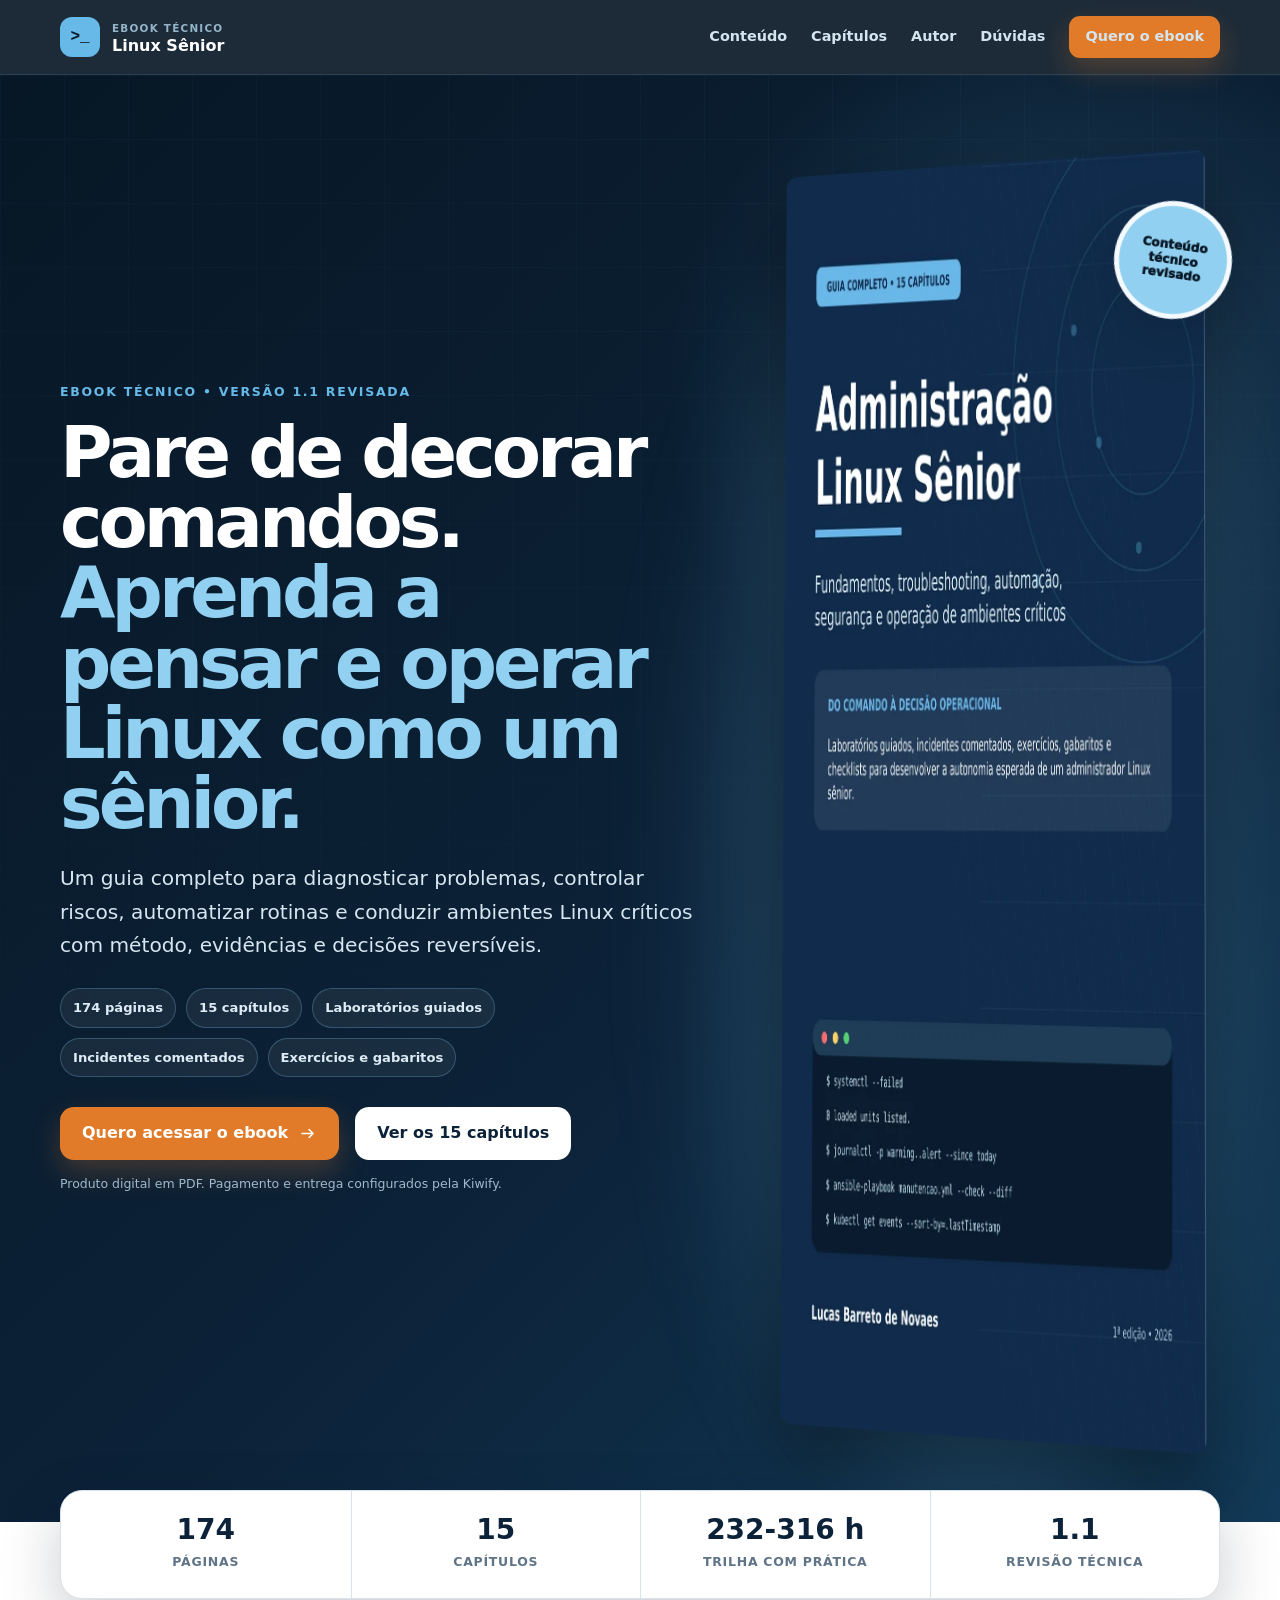
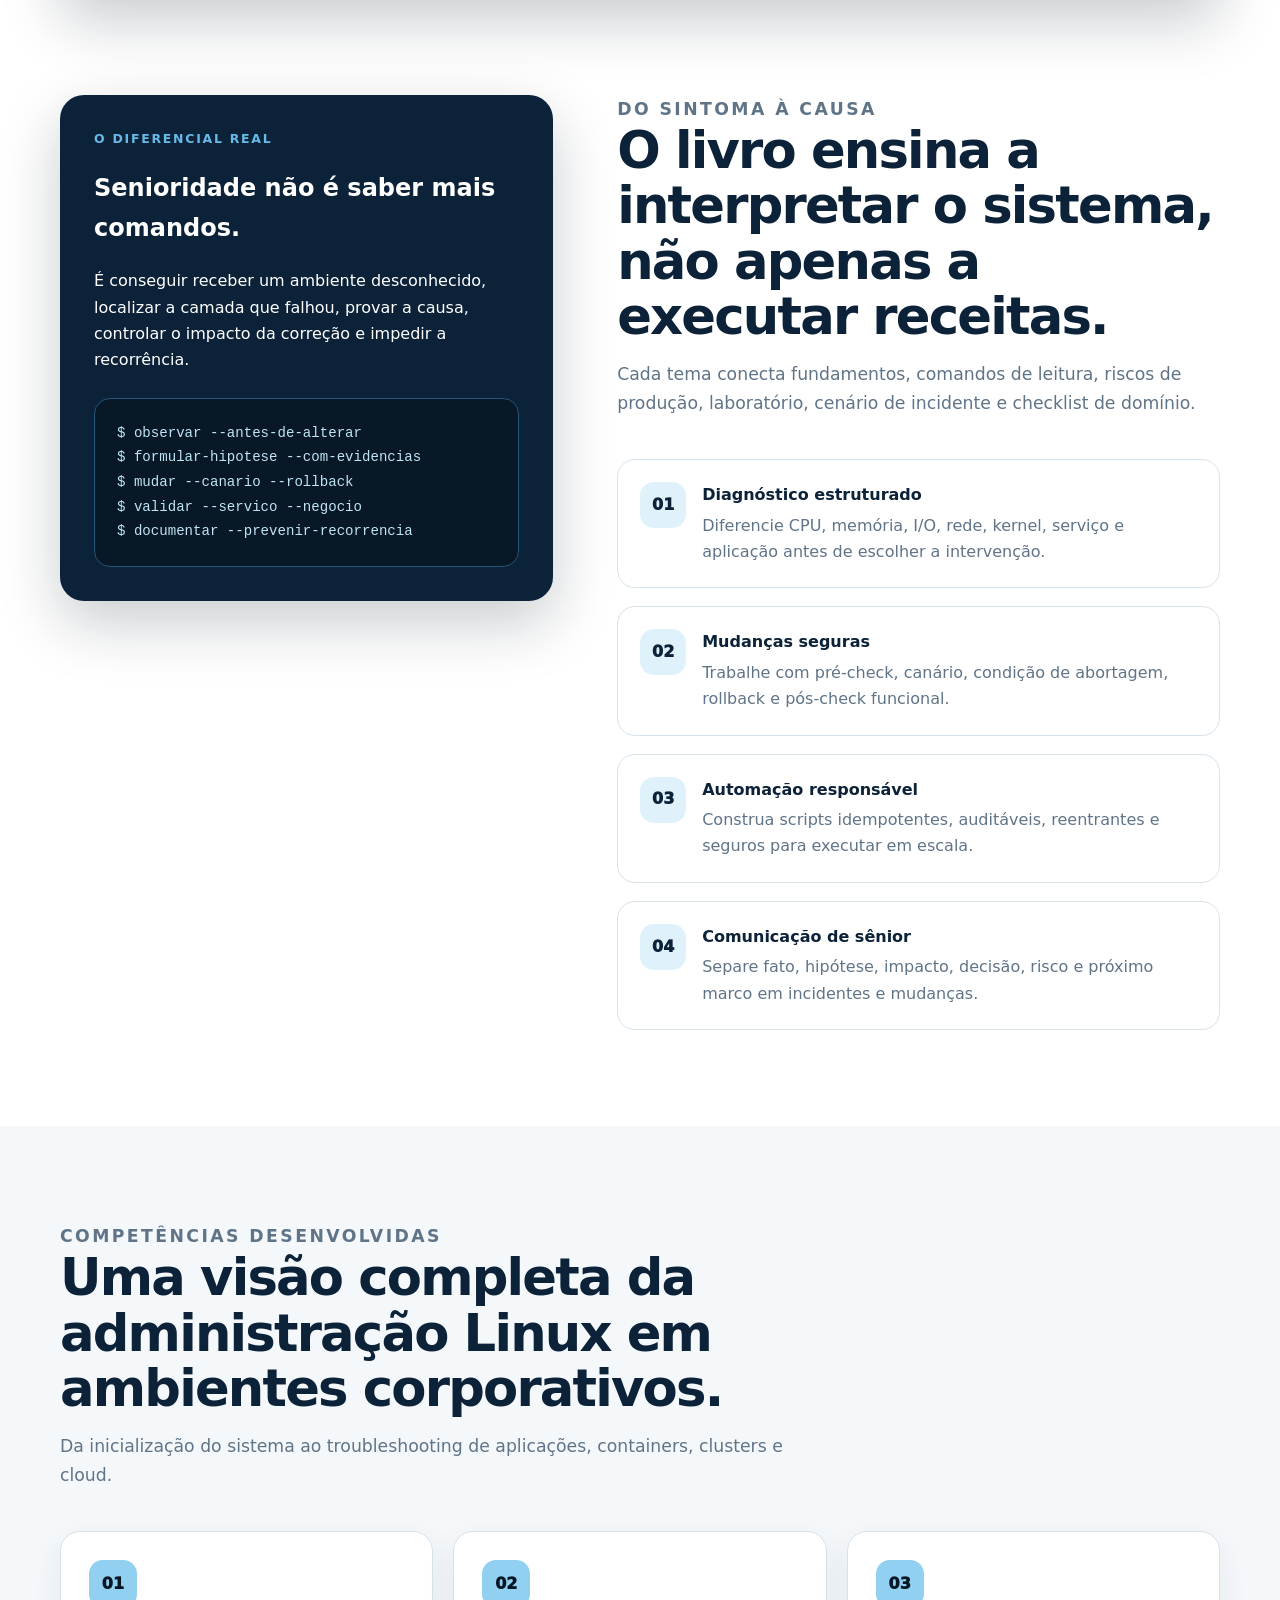
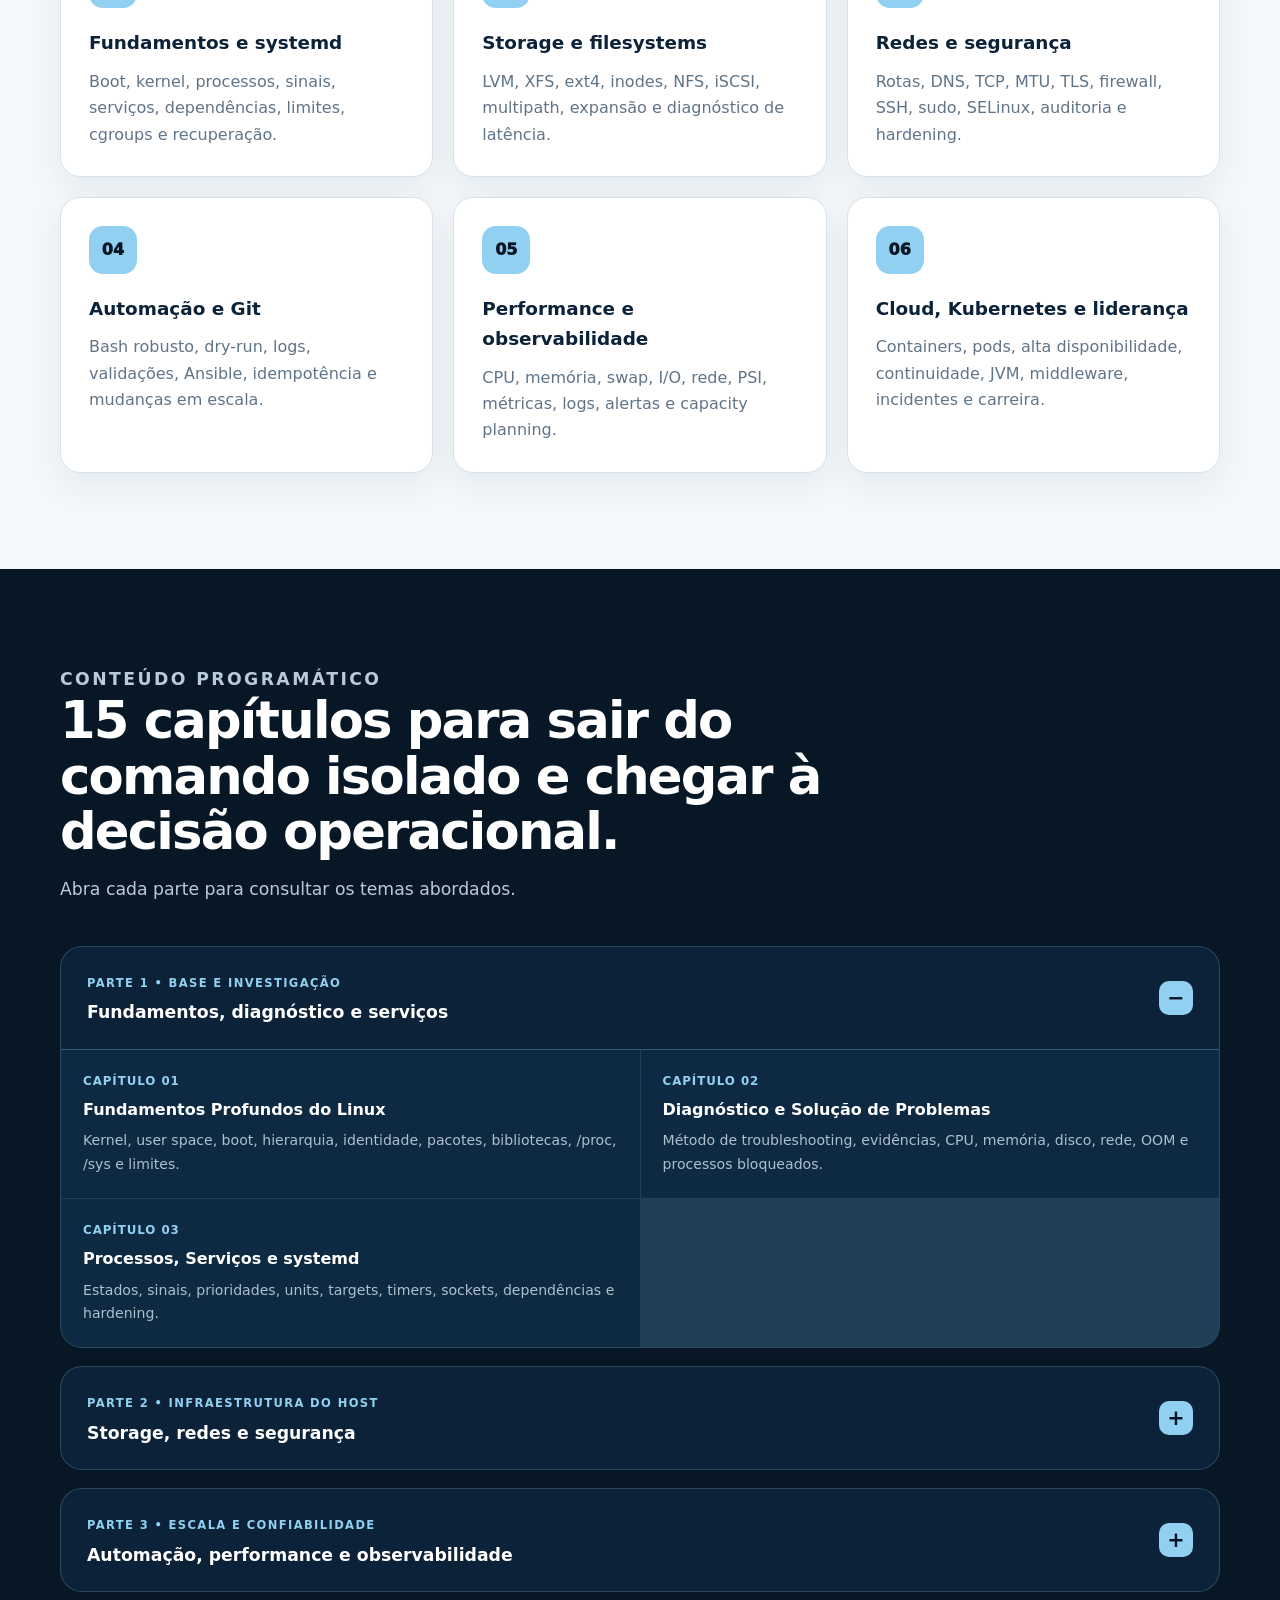
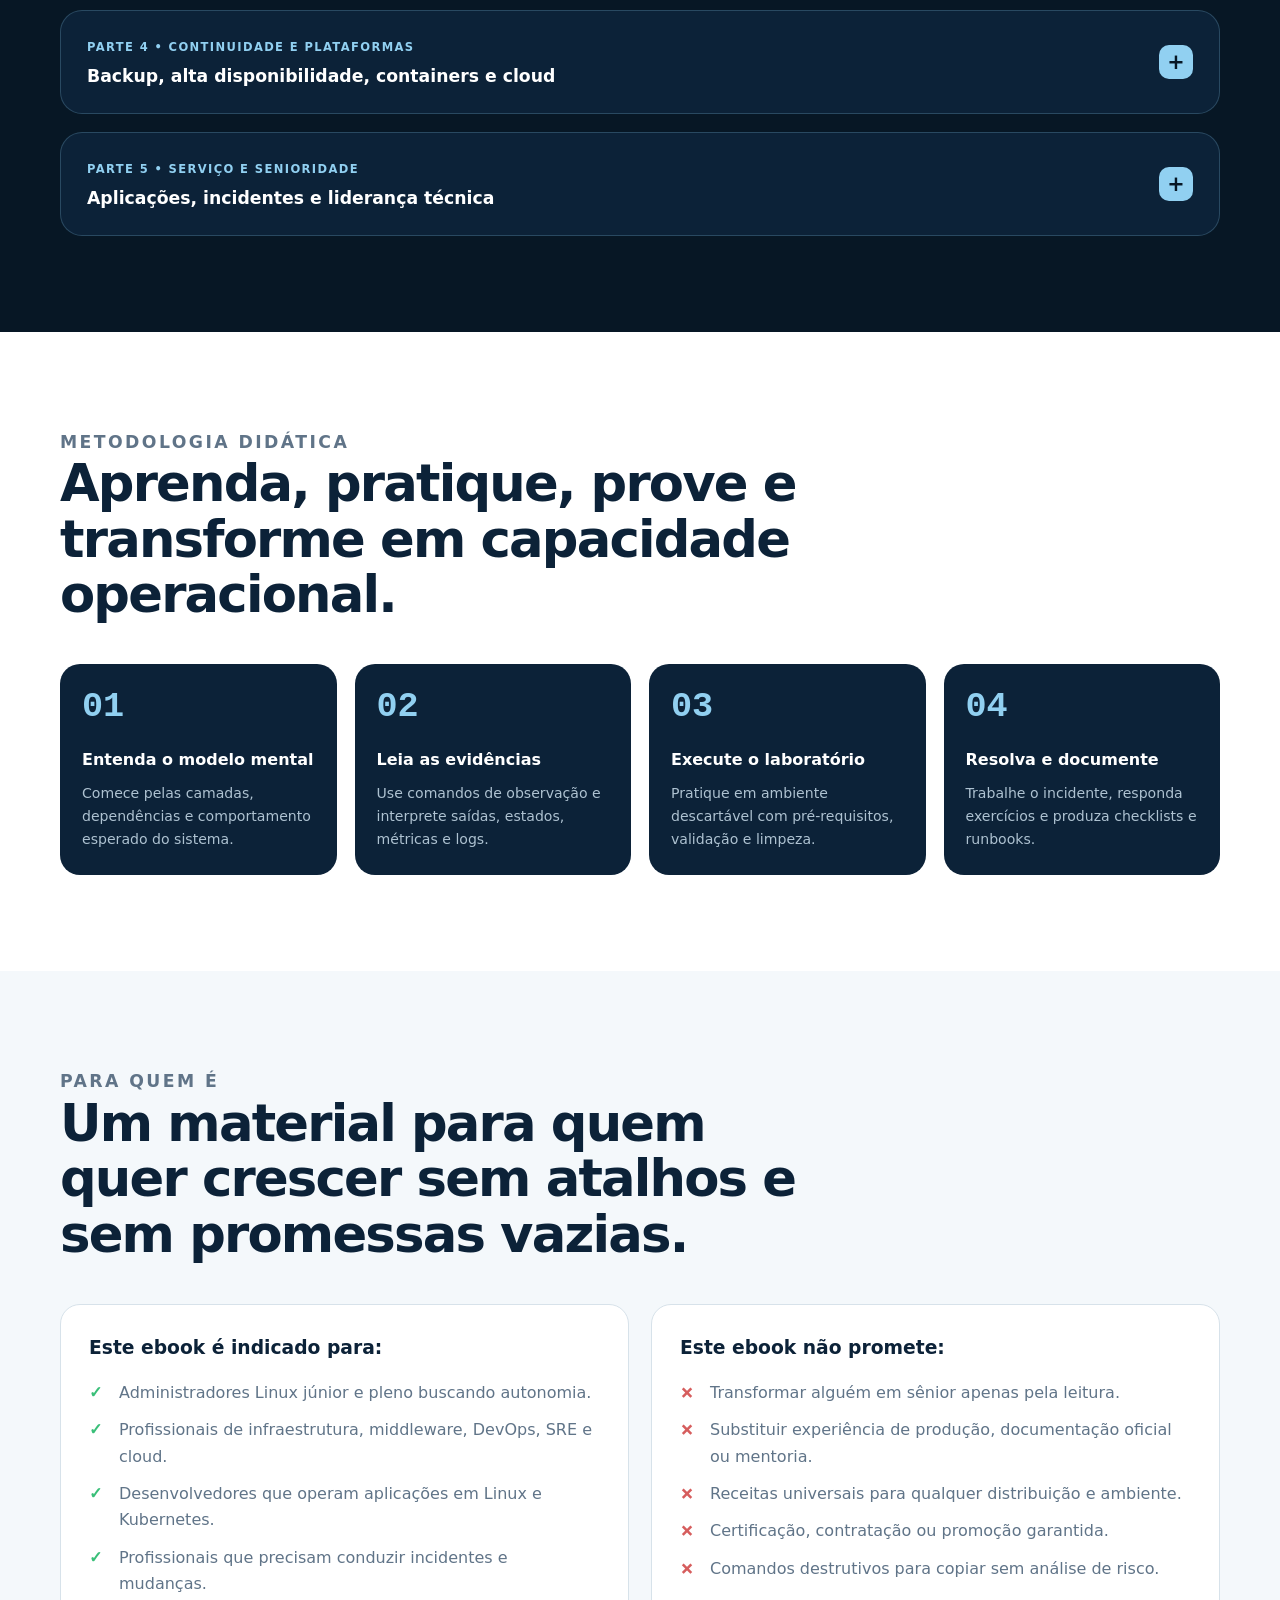
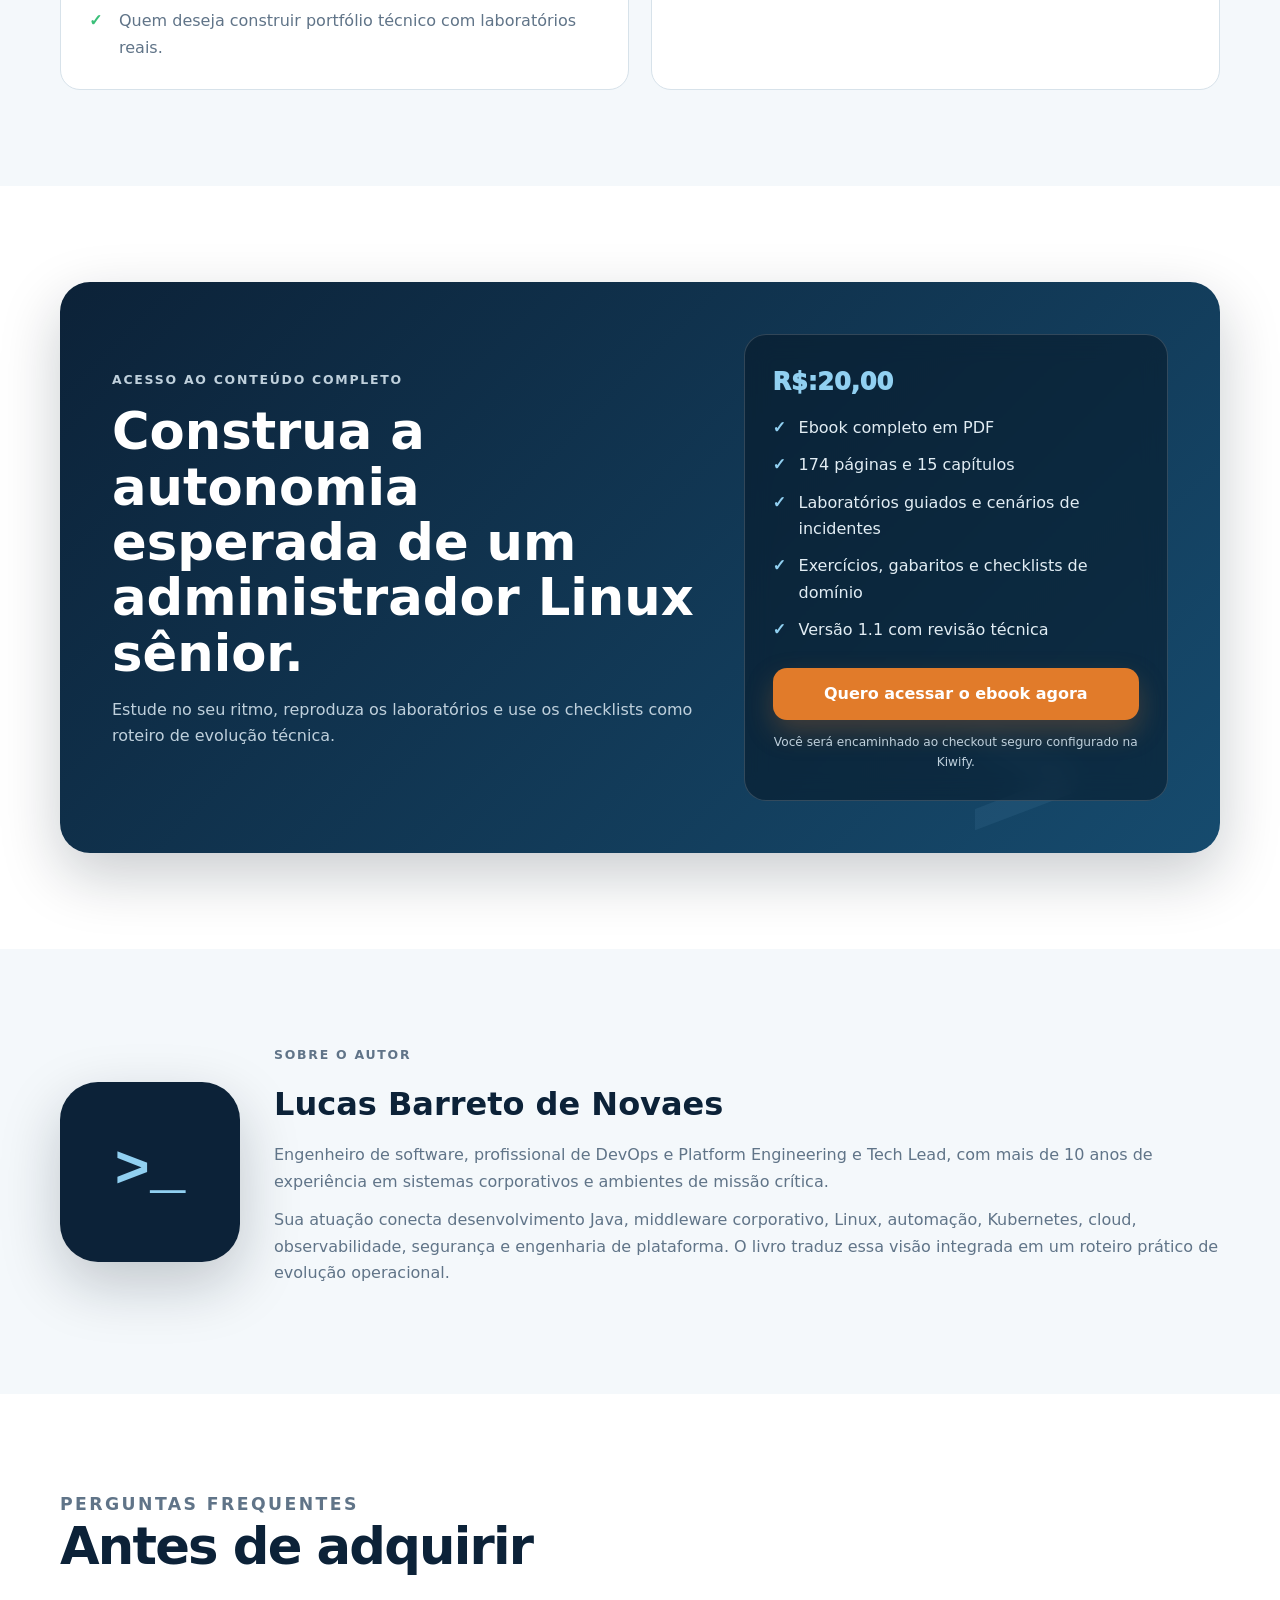
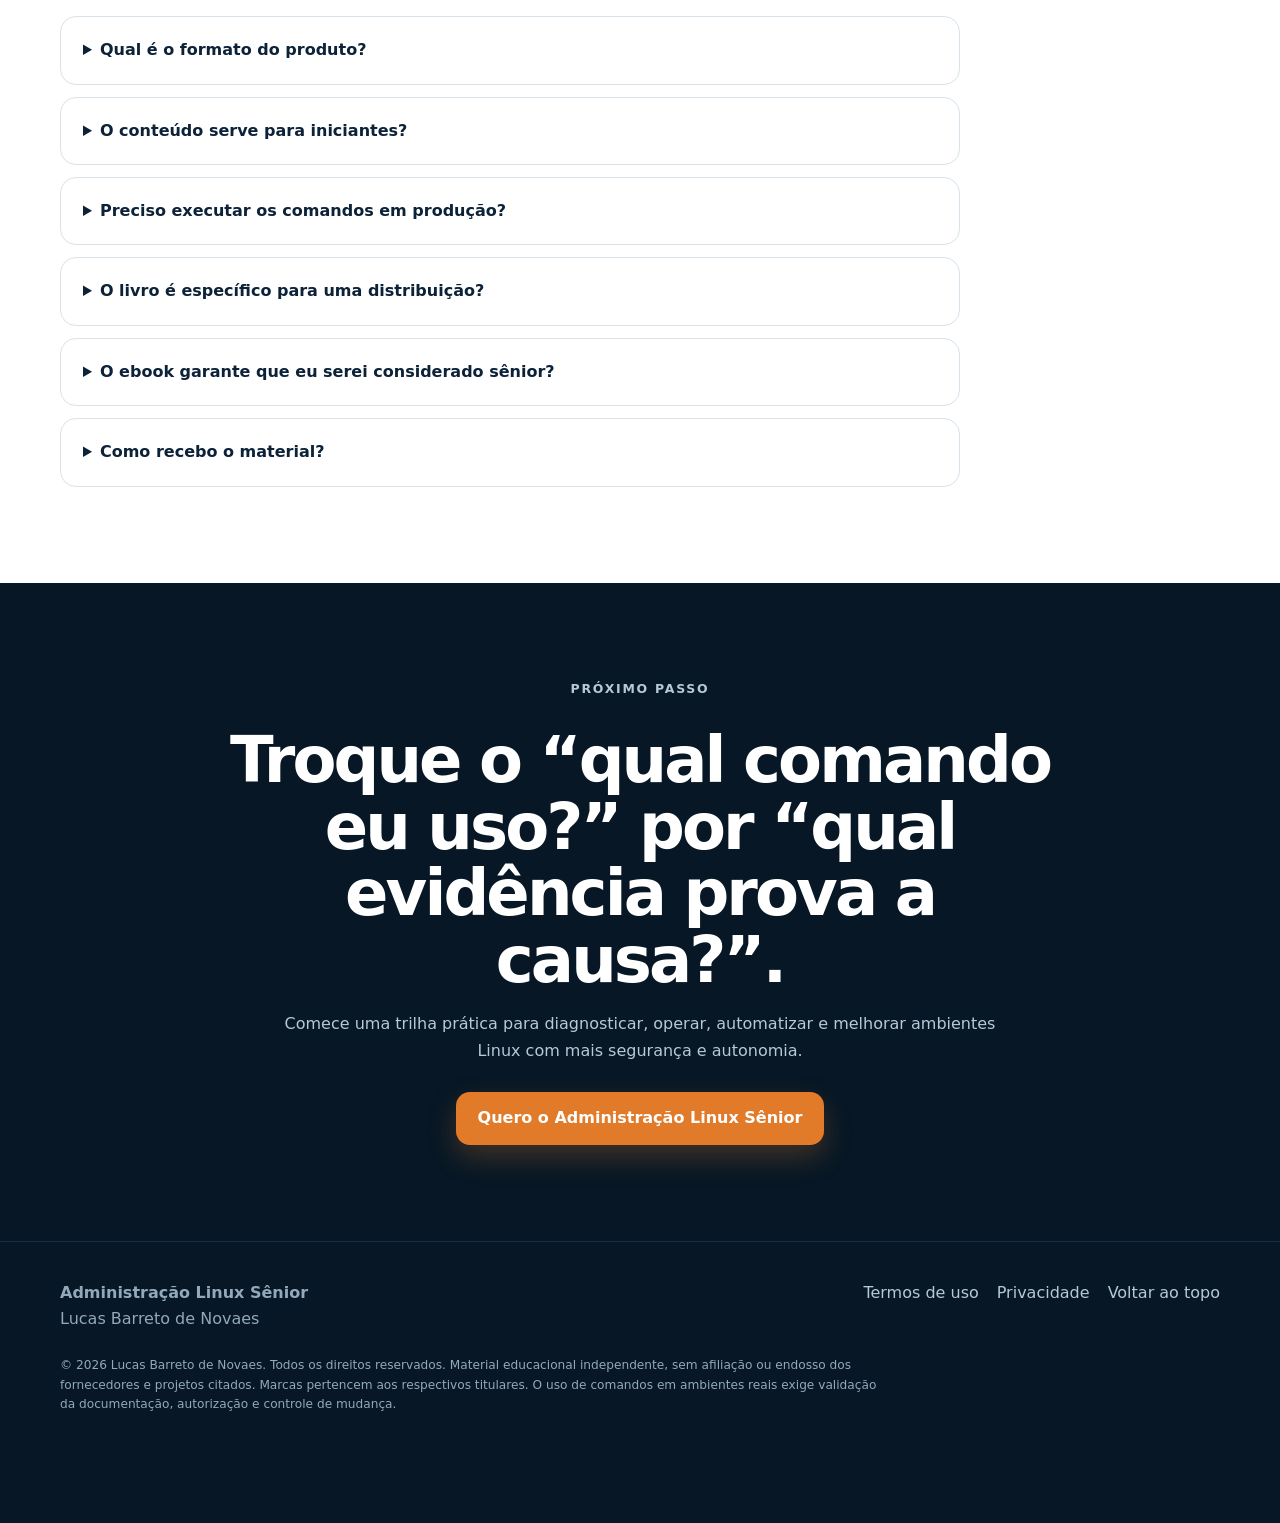
<file: index.html>
<!doctype html>
<html lang="pt-BR">
<head>
  <meta name="google-site-verification" content="qrz1Z5wV44VGWQzpNPtwDw_TaAIFLjMyX-hlvk6Sn_g" />
  <meta charset="utf-8">
  <meta name="viewport" content="width=device-width, initial-scale=1">
  <title>Administração Linux Sênior | Ebook completo</title>
  <meta name="description" content="Ebook técnico de 174 páginas com 15 capítulos, laboratórios, incidentes comentados, exercícios e checklists para desenvolver autonomia na administração Linux.">
  <meta name="author" content="Lucas Barreto de Novaes">
  <meta name="robots" content="index,follow,max-image-preview:large">
  <meta name="theme-color" content="#0c2238">
  <link rel="canonical" href="https://SEU-USUARIO.github.io/administracao-linux-senior/">
  <link rel="icon" href="assets/img/favicon.svg" type="image/svg+xml">
  <link rel="preload" href="assets/img/capa-administracao-linux-senior.webp" as="image" type="image/webp">
  <link rel="stylesheet" href="assets/css/style.css">

  <meta property="og:type" content="book">
  <meta property="og:locale" content="pt_BR">
  <meta property="og:title" content="Administração Linux Sênior">
  <meta property="og:description" content="Do comando à decisão operacional: 174 páginas, 15 capítulos, laboratórios, incidentes comentados e checklists.">
  <meta property="og:url" content="https://SEU-USUARIO.github.io/administracao-linux-senior/">
  <meta property="og:image" content="https://SEU-USUARIO.github.io/administracao-linux-senior/assets/img/og-administracao-linux-senior.jpg">
  <meta property="og:image:width" content="1200">
  <meta property="og:image:height" content="630">
  <meta property="og:image:alt" content="Capa do ebook Administração Linux Sênior">
  <meta name="twitter:card" content="summary_large_image">
  <meta name="twitter:title" content="Administração Linux Sênior">
  <meta name="twitter:description" content="Ebook técnico com 15 capítulos para desenvolver autonomia em ambientes Linux críticos.">
  <meta name="twitter:image" content="https://SEU-USUARIO.github.io/administracao-linux-senior/assets/img/og-administracao-linux-senior.jpg">

  <script type="application/ld+json">
  {
    "@context": "https://schema.org",
    "@type": "Book",
    "name": "Administração Linux Sênior",
    "alternateName": "Administração Linux Sênior - Fundamentos, troubleshooting, automação, segurança e operação de ambientes críticos",
    "author": {"@type": "Person", "name": "Lucas Barreto de Novaes"},
    "bookFormat": "https://schema.org/EBook",
    "inLanguage": "pt-BR",
    "numberOfPages": 174,
    "bookEdition": "1.1",
    "description": "Ebook técnico com 15 capítulos, laboratórios guiados, incidentes comentados, exercícios, gabaritos e checklists para administração Linux em ambientes corporativos.",
    "image": "assets/img/og-administracao-linux-senior.jpg"
  }
  </script>
</head>
<body>
  <a class="skip-link" href="#conteudo">Ir para o conteúdo</a>

  <header class="site-header">
    <div class="container navbar">
      <a class="brand" href="#inicio" aria-label="Administração Linux Sênior - início">
        <span class="brand__mark" aria-hidden="true">&gt;_</span>
        <span class="brand__text"><small>Ebook técnico</small><span>Linux Sênior</span></span>
      </a>
      <button class="menu-button" type="button" aria-label="Abrir menu" aria-expanded="false" data-menu-button>
        <svg width="28" height="28" viewBox="0 0 24 24" fill="none" aria-hidden="true"><path d="M4 7h16M4 12h16M4 17h16" stroke="currentColor" stroke-width="2" stroke-linecap="round"/></svg>
      </button>
      <nav class="nav-links" aria-label="Navegação principal" data-menu>
        <a href="#conteudo-do-ebook">Conteúdo</a>
        <a href="#capitulos">Capítulos</a>
        <a href="#autor">Autor</a>
        <a href="#duvidas">Dúvidas</a>
        <a class="button button--small" href="#comprar" data-checkout>Quero o ebook</a>
      </nav>
    </div>
  </header>

  <main id="conteudo">
    <section class="hero" id="inicio">
      <div class="container hero__grid">
        <div class="hero__copy" data-reveal>
          <p class="eyebrow">Ebook técnico • versão 1.1 revisada</p>
          <h1>Pare de decorar comandos. <span>Aprenda a pensar e operar Linux como um sênior.</span></h1>
          <p class="hero__lead">Um guia completo para diagnosticar problemas, controlar riscos, automatizar rotinas e conduzir ambientes Linux críticos com método, evidências e decisões reversíveis.</p>
          <ul class="hero__proof" aria-label="Principais características">
            <li>174 páginas</li>
            <li>15 capítulos</li>
            <li>Laboratórios guiados</li>
            <li>Incidentes comentados</li>
            <li>Exercícios e gabaritos</li>
          </ul>
          <div class="hero__actions">
            <a class="button" href="#comprar" data-checkout>
              Quero acessar o ebook
              <svg viewBox="0 0 24 24" fill="none" aria-hidden="true"><path d="M5 12h14m-5-5 5 5-5 5" stroke="currentColor" stroke-width="2" stroke-linecap="round" stroke-linejoin="round"/></svg>
            </a>
            <a class="button button--secondary" href="#capitulos">Ver os 15 capítulos</a>
          </div>
          <p class="hero__microcopy">Produto digital em PDF. Pagamento e entrega configurados pela Kiwify.</p>
        </div>

        <div class="hero__cover" data-reveal>
          <span class="book-badge">Conteúdo técnico revisado</span>
          <picture>
            <source srcset="assets/img/capa-administracao-linux-senior.webp" type="image/webp">
            <img class="book-cover" src="assets/img/capa-administracao-linux-senior.jpg" width="900" height="1275" alt="Capa do ebook Administração Linux Sênior" fetchpriority="high">
          </picture>
        </div>
      </div>
    </section>

    <div class="container stats" aria-label="Resumo do ebook">
      <div class="stats__grid">
        <div class="stat"><strong>174</strong><span>páginas</span></div>
        <div class="stat"><strong>15</strong><span>capítulos</span></div>
        <div class="stat"><strong>232-316 h</strong><span>trilha com prática</span></div>
        <div class="stat"><strong>1.1</strong><span>revisão técnica</span></div>
      </div>
    </div>

    <section class="section" id="conteudo-do-ebook">
      <div class="container problem-grid">
        <div class="problem-card" data-reveal>
          <p class="eyebrow">O diferencial real</p>
          <h2>Senioridade não é saber mais comandos.</h2>
          <p>É conseguir receber um ambiente desconhecido, localizar a camada que falhou, provar a causa, controlar o impacto da correção e impedir a recorrência.</p>
          <code>$ observar --antes-de-alterar
$ formular-hipotese --com-evidencias
$ mudar --canario --rollback
$ validar --servico --negocio
$ documentar --prevenir-recorrencia</code>
        </div>

        <div>
          <div class="section-heading">
            <p class="eyebrow">Do sintoma à causa</p>
            <h2>O livro ensina a interpretar o sistema, não apenas a executar receitas.</h2>
            <p>Cada tema conecta fundamentos, comandos de leitura, riscos de produção, laboratório, cenário de incidente e checklist de domínio.</p>
          </div>
          <div class="compare-list">
            <article class="compare-item" data-reveal><div class="compare-item__icon">01</div><div><h3>Diagnóstico estruturado</h3><p>Diferencie CPU, memória, I/O, rede, kernel, serviço e aplicação antes de escolher a intervenção.</p></div></article>
            <article class="compare-item" data-reveal><div class="compare-item__icon">02</div><div><h3>Mudanças seguras</h3><p>Trabalhe com pré-check, canário, condição de abortagem, rollback e pós-check funcional.</p></div></article>
            <article class="compare-item" data-reveal><div class="compare-item__icon">03</div><div><h3>Automação responsável</h3><p>Construa scripts idempotentes, auditáveis, reentrantes e seguros para executar em escala.</p></div></article>
            <article class="compare-item" data-reveal><div class="compare-item__icon">04</div><div><h3>Comunicação de sênior</h3><p>Separe fato, hipótese, impacto, decisão, risco e próximo marco em incidentes e mudanças.</p></div></article>
          </div>
        </div>
      </div>
    </section>

    <section class="section section--soft">
      <div class="container">
        <div class="section-heading" data-reveal>
          <p class="eyebrow">Competências desenvolvidas</p>
          <h2>Uma visão completa da administração Linux em ambientes corporativos.</h2>
          <p>Da inicialização do sistema ao troubleshooting de aplicações, containers, clusters e cloud.</p>
        </div>
        <div class="cards">
          <article class="card" data-reveal><span class="card__number">01</span><h3>Fundamentos e systemd</h3><p>Boot, kernel, processos, sinais, serviços, dependências, limites, cgroups e recuperação.</p></article>
          <article class="card" data-reveal><span class="card__number">02</span><h3>Storage e filesystems</h3><p>LVM, XFS, ext4, inodes, NFS, iSCSI, multipath, expansão e diagnóstico de latência.</p></article>
          <article class="card" data-reveal><span class="card__number">03</span><h3>Redes e segurança</h3><p>Rotas, DNS, TCP, MTU, TLS, firewall, SSH, sudo, SELinux, auditoria e hardening.</p></article>
          <article class="card" data-reveal><span class="card__number">04</span><h3>Automação e Git</h3><p>Bash robusto, dry-run, logs, validações, Ansible, idempotência e mudanças em escala.</p></article>
          <article class="card" data-reveal><span class="card__number">05</span><h3>Performance e observabilidade</h3><p>CPU, memória, swap, I/O, rede, PSI, métricas, logs, alertas e capacity planning.</p></article>
          <article class="card" data-reveal><span class="card__number">06</span><h3>Cloud, Kubernetes e liderança</h3><p>Containers, pods, alta disponibilidade, continuidade, JVM, middleware, incidentes e carreira.</p></article>
        </div>
      </div>
    </section>

    <section class="section section--dark" id="capitulos">
      <div class="container">
        <div class="section-heading" data-reveal>
          <p class="eyebrow">Conteúdo programático</p>
          <h2>15 capítulos para sair do comando isolado e chegar à decisão operacional.</h2>
          <p>Abra cada parte para consultar os temas abordados.</p>
        </div>
        <div class="curriculum">
          <details class="part" open data-reveal>
            <summary><span><span class="part__label">Parte 1 • Base e investigação</span><span class="part__title">Fundamentos, diagnóstico e serviços</span></span></summary>
            <div class="chapters">
              <article class="chapter"><strong>Capítulo 01</strong><h3>Fundamentos Profundos do Linux</h3><p>Kernel, user space, boot, hierarquia, identidade, pacotes, bibliotecas, /proc, /sys e limites.</p></article>
              <article class="chapter"><strong>Capítulo 02</strong><h3>Diagnóstico e Solução de Problemas</h3><p>Método de troubleshooting, evidências, CPU, memória, disco, rede, OOM e processos bloqueados.</p></article>
              <article class="chapter"><strong>Capítulo 03</strong><h3>Processos, Serviços e systemd</h3><p>Estados, sinais, prioridades, units, targets, timers, sockets, dependências e hardening.</p></article>
            </div>
          </details>
          <details class="part" data-reveal>
            <summary><span><span class="part__label">Parte 2 • Infraestrutura do host</span><span class="part__title">Storage, redes e segurança</span></span></summary>
            <div class="chapters">
              <article class="chapter"><strong>Capítulo 04</strong><h3>Armazenamento, LVM e Filesystems</h3><p>Discos, LVM, XFS, ext4, inodes, expansão segura, NFS, iSCSI e multipath.</p></article>
              <article class="chapter"><strong>Capítulo 05</strong><h3>Redes Linux e Troubleshooting</h3><p>Interfaces, rotas, DNS, TCP/UDP, firewall, TLS, MTU, bonding, namespaces e tcpdump.</p></article>
              <article class="chapter"><strong>Capítulo 06</strong><h3>Segurança e Hardening Linux</h3><p>Identidade, SSH, sudo, SELinux, firewall, patches, auditoria, certificados e segredos.</p></article>
            </div>
          </details>
          <details class="part" data-reveal>
            <summary><span><span class="part__label">Parte 3 • Escala e confiabilidade</span><span class="part__title">Automação, performance e observabilidade</span></span></summary>
            <div class="chapters">
              <article class="chapter"><strong>Capítulo 07</strong><h3>Automação com Bash, Ansible e Git</h3><p>Tratamento de erros, dry-run, idempotência, inventários, handlers, CI e rollback.</p></article>
              <article class="chapter"><strong>Capítulo 08</strong><h3>Performance e Capacity Planning</h3><p>Utilização, saturação, latência, CPU, memória, I/O, rede, cgroups, NUMA e PSI.</p></article>
              <article class="chapter"><strong>Capítulo 09</strong><h3>Logs, Observabilidade e Alertas</h3><p>journald, rsyslog, rotação, métricas, traces, correlação temporal e alertas acionáveis.</p></article>
            </div>
          </details>
          <details class="part" data-reveal>
            <summary><span><span class="part__label">Parte 4 • Continuidade e plataformas</span><span class="part__title">Backup, alta disponibilidade, containers e cloud</span></span></summary>
            <div class="chapters">
              <article class="chapter"><strong>Capítulo 10</strong><h3>Backup, Recuperação e Disaster Recovery</h3><p>RPO, RTO, consistência, snapshots, retenção, restore, testes e documentação de DR.</p></article>
              <article class="chapter"><strong>Capítulo 11</strong><h3>Alta Disponibilidade e Clusters</h3><p>Failover, quorum, fencing, VIP, health checks, replicação, split-brain e Pacemaker.</p></article>
              <article class="chapter"><strong>Capítulo 12</strong><h3>Virtualização, Containers, Kubernetes e Cloud</h3><p>VMs, namespaces, cgroups, imagens, volumes, redes, pods, requests, limits e probes.</p></article>
            </div>
          </details>
          <details class="part" data-reveal>
            <summary><span><span class="part__label">Parte 5 • Serviço e senioridade</span><span class="part__title">Aplicações, incidentes e liderança técnica</span></span></summary>
            <div class="chapters">
              <article class="chapter"><strong>Capítulo 13</strong><h3>Aplicações, JVM, Middleware e Bancos</h3><p>JVM, threads, WebLogic, JBoss, Tomcat, proxies, TLS, pools, banco e mensageria.</p></article>
              <article class="chapter"><strong>Capítulo 14</strong><h3>Gestão de Incidentes e Mudanças</h3><p>Severidade, triagem, timeline, contenção, RCA, mudança atômica, rollback e runbooks.</p></article>
              <article class="chapter"><strong>Capítulo 15</strong><h3>Comunicação, Liderança e Carreira Sênior</h3><p>Clareza, mentoria, decisões, influência, documentação, portfólio e plano de evolução.</p></article>
            </div>
          </details>
        </div>
      </div>
    </section>

    <section class="section">
      <div class="container">
        <div class="section-heading" data-reveal>
          <p class="eyebrow">Metodologia didática</p>
          <h2>Aprenda, pratique, prove e transforme em capacidade operacional.</h2>
        </div>
        <div class="method-grid">
          <article class="method" data-reveal><h3>Entenda o modelo mental</h3><p>Comece pelas camadas, dependências e comportamento esperado do sistema.</p></article>
          <article class="method" data-reveal><h3>Leia as evidências</h3><p>Use comandos de observação e interprete saídas, estados, métricas e logs.</p></article>
          <article class="method" data-reveal><h3>Execute o laboratório</h3><p>Pratique em ambiente descartável com pré-requisitos, validação e limpeza.</p></article>
          <article class="method" data-reveal><h3>Resolva e documente</h3><p>Trabalhe o incidente, responda exercícios e produza checklists e runbooks.</p></article>
        </div>
      </div>
    </section>

    <section class="section section--soft">
      <div class="container">
        <div class="section-heading" data-reveal>
          <p class="eyebrow">Para quem é</p>
          <h2>Um material para quem quer crescer sem atalhos e sem promessas vazias.</h2>
        </div>
        <div class="audience-grid">
          <article class="audience" data-reveal>
            <h3>Este ebook é indicado para:</h3>
            <ul class="check-list">
              <li>Administradores Linux júnior e pleno buscando autonomia.</li>
              <li>Profissionais de infraestrutura, middleware, DevOps, SRE e cloud.</li>
              <li>Desenvolvedores que operam aplicações em Linux e Kubernetes.</li>
              <li>Profissionais que precisam conduzir incidentes e mudanças.</li>
              <li>Quem deseja construir portfólio técnico com laboratórios reais.</li>
            </ul>
          </article>
          <article class="audience" data-reveal>
            <h3>Este ebook não promete:</h3>
            <ul class="check-list check-list--no">
              <li>Transformar alguém em sênior apenas pela leitura.</li>
              <li>Substituir experiência de produção, documentação oficial ou mentoria.</li>
              <li>Receitas universais para qualquer distribuição e ambiente.</li>
              <li>Certificação, contratação ou promoção garantida.</li>
              <li>Comandos destrutivos para copiar sem análise de risco.</li>
            </ul>
          </article>
        </div>
      </div>
    </section>

    <section class="section" id="comprar">
      <div class="container offer" data-reveal>
        <div class="offer__grid">
          <div>
            <p class="eyebrow">Acesso ao conteúdo completo</p>
            <h2>Construa a autonomia esperada de um administrador Linux sênior.</h2>
            <p>Estude no seu ritmo, reproduza os laboratórios e use os checklists como roteiro de evolução técnica.</p>
          </div>
          <div class="offer__panel">
            <span class="price" data-price></span>
            <ul>
              <li>Ebook completo em PDF</li>
              <li>174 páginas e 15 capítulos</li>
              <li>Laboratórios guiados e cenários de incidentes</li>
              <li>Exercícios, gabaritos e checklists de domínio</li>
              <li>Versão 1.1 com revisão técnica</li>
            </ul>
            <a class="button" href="#checkout-nao-configurado" data-checkout>Quero acessar o ebook agora</a>
            <p class="offer__note">Você será encaminhado ao checkout seguro configurado na Kiwify.</p>
          </div>
        </div>
      </div>
    </section>

    <section class="section section--soft" id="autor">
      <div class="container author" data-reveal>
        <div class="author__avatar" aria-hidden="true">&gt;_</div>
        <div>
          <p class="eyebrow">Sobre o autor</p>
          <h2>Lucas Barreto de Novaes</h2>
          <p>Engenheiro de software, profissional de DevOps e Platform Engineering e Tech Lead, com mais de 10 anos de experiência em sistemas corporativos e ambientes de missão crítica.</p>
          <p>Sua atuação conecta desenvolvimento Java, middleware corporativo, Linux, automação, Kubernetes, cloud, observabilidade, segurança e engenharia de plataforma. O livro traduz essa visão integrada em um roteiro prático de evolução operacional.</p>
        </div>
      </div>
    </section>

    <section class="section" id="duvidas">
      <div class="container">
        <div class="section-heading" data-reveal>
          <p class="eyebrow">Perguntas frequentes</p>
          <h2>Antes de adquirir</h2>
        </div>
        <div class="faq">
          <details data-reveal><summary>Qual é o formato do produto?</summary><p>É um ebook digital em PDF, com 174 páginas, sumário clicável e marcadores de navegação.</p></details>
          <details data-reveal><summary>O conteúdo serve para iniciantes?</summary><p>O livro explica fundamentos, mas é mais bem aproveitado por quem já teve contato com terminal, servidores ou aplicações Linux. O conteúdo avança até troubleshooting, automação, alta disponibilidade, Kubernetes e liderança técnica.</p></details>
          <details data-reveal><summary>Preciso executar os comandos em produção?</summary><p>Não. Os laboratórios devem ser feitos em VM ou ambiente descartável. Em produção, qualquer alteração exige autorização, análise de impacto, backup, rollback e validação.</p></details>
          <details data-reveal><summary>O livro é específico para uma distribuição?</summary><p>Os conceitos são aplicáveis a ambientes corporativos Linux. Quando nomes de serviços, ferramentas ou caminhos variam entre distribuições, o texto orienta a validar a documentação e o contexto local.</p></details>
          <details data-reveal><summary>O ebook garante que eu serei considerado sênior?</summary><p>Não. Senioridade exige prática, responsabilidade, exposição a situações reais, comunicação e comportamento consistente. O ebook oferece um mapa completo, laboratórios e critérios para desenvolver e demonstrar essas competências.</p></details>
          <details data-reveal><summary>Como recebo o material?</summary><p>Após a confirmação do pagamento, o acesso é liberado conforme a entrega configurada no produto da Kiwify. Em caso de dúvida, utilize o <a data-support-email>canal informado no checkout</a>.</p></details>
        </div>
      </div>
    </section>

    <section class="section section--dark final-cta">
      <div class="container" data-reveal>
        <p class="eyebrow">Próximo passo</p>
        <h2>Troque o “qual comando eu uso?” por “qual evidência prova a causa?”.</h2>
        <p>Comece uma trilha prática para diagnosticar, operar, automatizar e melhorar ambientes Linux com mais segurança e autonomia.</p>
        <a class="button" href="#checkout-nao-configurado" data-checkout>Quero o Administração Linux Sênior</a>
      </div>
    </section>
  </main>

  <footer class="site-footer">
    <div class="container">
      <div class="footer-grid">
        <div><strong>Administração Linux Sênior</strong><br>Lucas Barreto de Novaes</div>
        <nav class="footer-links" aria-label="Links legais"><a href="termos.html">Termos de uso</a><a href="privacidade.html">Privacidade</a><a href="#inicio">Voltar ao topo</a></nav>
      </div>
      <p class="footer-small">© <span data-year>2026</span> Lucas Barreto de Novaes. Todos os direitos reservados. Material educacional independente, sem afiliação ou endosso dos fornecedores e projetos citados. Marcas pertencem aos respectivos titulares. O uso de comandos em ambientes reais exige validação da documentação, autorização e controle de mudança.</p>
    </div>
  </footer>

  <div class="mobile-cta"><a class="button" href="#checkout-nao-configurado" data-checkout>Quero acessar o ebook</a></div>

  <dialog class="setup-dialog" id="checkout-dialog">
    <div class="setup-dialog__content">
      <h2>Checkout ainda não configurado</h2>
      <p>Antes de publicar, abra o arquivo abaixo e substitua o endereço de exemplo pelo link copiado da Kiwify:</p>
      <code>assets/js/config.js</code>
      <p><strong>Campo:</strong> checkoutUrl</p>
      <button class="button" type="button" data-close-dialog>Entendi</button>
    </div>
  </dialog>

  <script src="assets/js/config.js"></script>
  <script src="assets/js/app.js"></script>
</body>
</html>
</file>
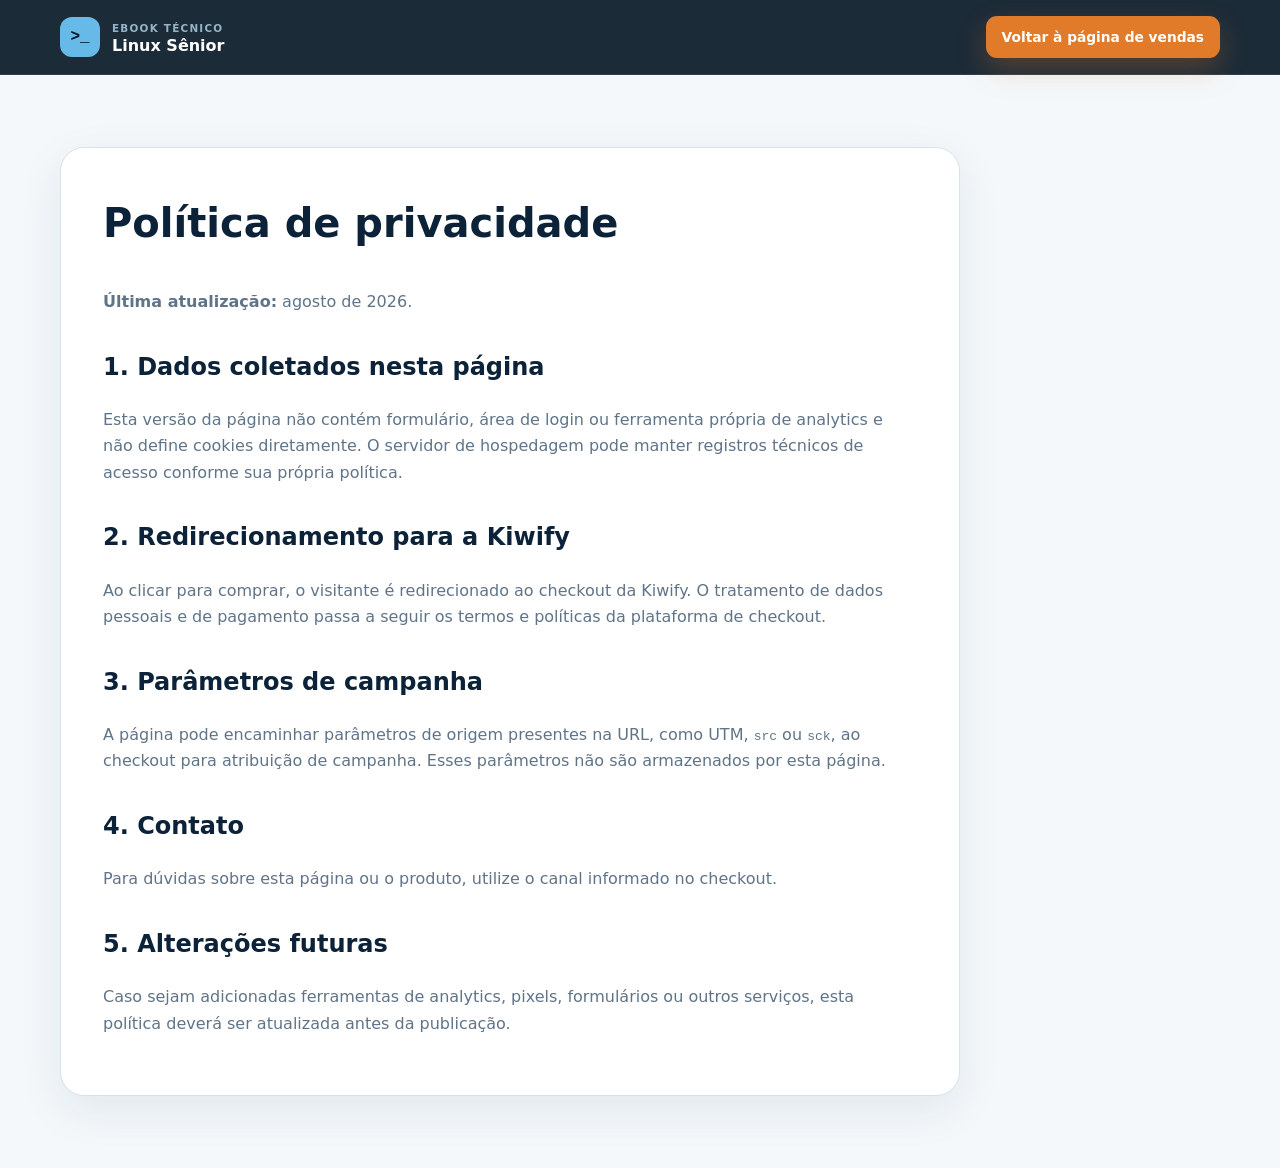
<file: privacidade.html>
<!doctype html><html lang="pt-BR"><head><meta charset="utf-8"><meta name="viewport" content="width=device-width,initial-scale=1"><meta name="robots" content="noindex,follow"><title>Privacidade | Administração Linux Sênior</title><link rel="icon" href="assets/img/favicon.svg" type="image/svg+xml"><link rel="stylesheet" href="assets/css/style.css"></head>
<body class="legal-page"><header class="site-header">
  <div class="container navbar">
    <a class="brand" href="index.html"><span class="brand__mark" aria-hidden="true">&gt;_</span><span class="brand__text"><small>Ebook técnico</small><span>Linux Sênior</span></span></a>
    <a class="button button--small" href="index.html">Voltar à página de vendas</a>
  </div>
</header>
<main class="legal-main"><div class="container"><article class="legal-card"><h1>Política de privacidade</h1><p><strong>Última atualização:</strong> agosto de 2026.</p><h2>1. Dados coletados nesta página</h2><p>Esta versão da página não contém formulário, área de login ou ferramenta própria de analytics e não define cookies diretamente. O servidor de hospedagem pode manter registros técnicos de acesso conforme sua própria política.</p><h2>2. Redirecionamento para a Kiwify</h2><p>Ao clicar para comprar, o visitante é redirecionado ao checkout da Kiwify. O tratamento de dados pessoais e de pagamento passa a seguir os termos e políticas da plataforma de checkout.</p><h2>3. Parâmetros de campanha</h2><p>A página pode encaminhar parâmetros de origem presentes na URL, como UTM, <code>src</code> ou <code>sck</code>, ao checkout para atribuição de campanha. Esses parâmetros não são armazenados por esta página.</p><h2>4. Contato</h2><p>Para dúvidas sobre esta página ou o produto, utilize o <a data-support-email>canal informado no checkout</a>.</p><h2>5. Alterações futuras</h2><p>Caso sejam adicionadas ferramentas de analytics, pixels, formulários ou outros serviços, esta política deverá ser atualizada antes da publicação.</p></article></div></main><script src="assets/js/config.js"></script><script src="assets/js/app.js"></script></body></html>
</file>
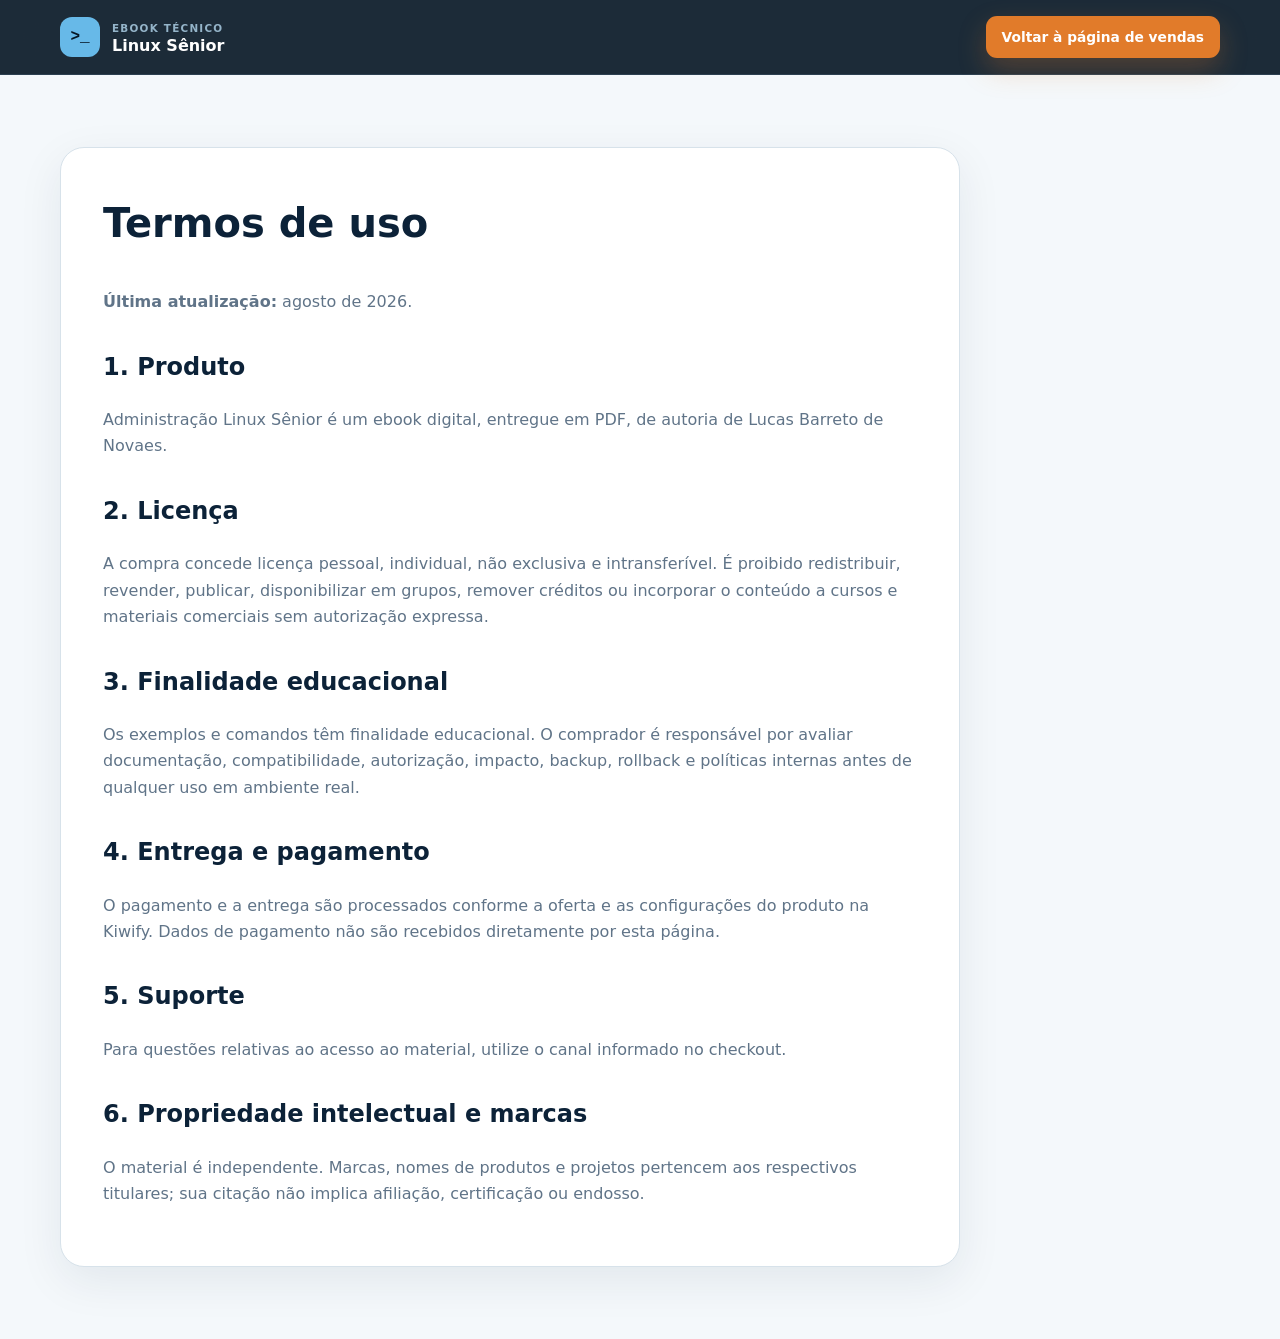
<file: termos.html>
<!doctype html><html lang="pt-BR"><head><meta charset="utf-8"><meta name="viewport" content="width=device-width,initial-scale=1"><meta name="robots" content="noindex,follow"><title>Termos de uso | Administração Linux Sênior</title><link rel="icon" href="assets/img/favicon.svg" type="image/svg+xml"><link rel="stylesheet" href="assets/css/style.css"></head>
<body class="legal-page"><header class="site-header">
  <div class="container navbar">
    <a class="brand" href="index.html"><span class="brand__mark" aria-hidden="true">&gt;_</span><span class="brand__text"><small>Ebook técnico</small><span>Linux Sênior</span></span></a>
    <a class="button button--small" href="index.html">Voltar à página de vendas</a>
  </div>
</header>
<main class="legal-main"><div class="container"><article class="legal-card"><h1>Termos de uso</h1><p><strong>Última atualização:</strong> agosto de 2026.</p><h2>1. Produto</h2><p>Administração Linux Sênior é um ebook digital, entregue em PDF, de autoria de Lucas Barreto de Novaes.</p><h2>2. Licença</h2><p>A compra concede licença pessoal, individual, não exclusiva e intransferível. É proibido redistribuir, revender, publicar, disponibilizar em grupos, remover créditos ou incorporar o conteúdo a cursos e materiais comerciais sem autorização expressa.</p><h2>3. Finalidade educacional</h2><p>Os exemplos e comandos têm finalidade educacional. O comprador é responsável por avaliar documentação, compatibilidade, autorização, impacto, backup, rollback e políticas internas antes de qualquer uso em ambiente real.</p><h2>4. Entrega e pagamento</h2><p>O pagamento e a entrega são processados conforme a oferta e as configurações do produto na Kiwify. Dados de pagamento não são recebidos diretamente por esta página.</p><h2>5. Suporte</h2><p>Para questões relativas ao acesso ao material, utilize o <a data-support-email>canal informado no checkout</a>.</p><h2>6. Propriedade intelectual e marcas</h2><p>O material é independente. Marcas, nomes de produtos e projetos pertencem aos respectivos titulares; sua citação não implica afiliação, certificação ou endosso.</p></article></div></main><script src="assets/js/config.js"></script><script src="assets/js/app.js"></script></body></html>
</file>
<file: assets/css/style.css>
:root {
  --navy-950: #071725;
  --navy-900: #0c2238;
  --navy-850: #102a43;
  --navy-800: #163958;
  --navy-700: #20557d;
  --blue-400: #67b9e8;
  --blue-300: #91d0f1;
  --orange-500: #e17b2a;
  --orange-400: #f49a4a;
  --white: #ffffff;
  --ice: #f4f8fb;
  --text: #162838;
  --muted: #607488;
  --line: #d7e2ea;
  --green: #39bf78;
  --shadow: 0 22px 60px rgba(7, 23, 37, .22);
  --radius: 24px;
  --container: min(1160px, calc(100% - 40px));
}

* { box-sizing: border-box; }
html { scroll-behavior: smooth; }
body {
  margin: 0;
  color: var(--text);
  background: var(--white);
  font-family: Inter, ui-sans-serif, system-ui, -apple-system, BlinkMacSystemFont, "Segoe UI", sans-serif;
  line-height: 1.65;
  -webkit-font-smoothing: antialiased;
}
img { max-width: 100%; display: block; }
a { color: inherit; }
button, a { -webkit-tap-highlight-color: transparent; }
button, input, textarea { font: inherit; }
::selection { background: var(--blue-300); color: var(--navy-950); }

.skip-link {
  position: fixed; top: 10px; left: 10px; z-index: 9999;
  transform: translateY(-150%); padding: 10px 16px; border-radius: 10px;
  background: var(--white); color: var(--navy-950); font-weight: 800;
}
.skip-link:focus { transform: translateY(0); }

.container { width: var(--container); margin-inline: auto; }
.eyebrow {
  margin: 0 0 14px; color: var(--blue-400); font-size: .78rem; font-weight: 900;
  letter-spacing: .14em; text-transform: uppercase;
}
.section { padding: 96px 0; }
.section--soft { background: var(--ice); }
.section--dark { color: var(--white); background: var(--navy-950); }
.section-heading { max-width: 780px; margin-bottom: 42px; }
.section-heading h2 {
  margin: 0 0 16px; color: var(--navy-900); font-size: clamp(2rem, 4vw, 3.25rem);
  line-height: 1.08; letter-spacing: -.035em;
}
.section--dark .section-heading h2 { color: var(--white); }
.section-heading p { margin: 0; color: var(--muted); font-size: 1.08rem; }
.section--dark .section-heading p { color: #b9cbda; }

.site-header {
  position: sticky; top: 0; z-index: 1000;
  border-bottom: 1px solid rgba(145, 208, 241, .13);
  background: rgba(7, 23, 37, .91); backdrop-filter: blur(16px);
}
.navbar { min-height: 74px; display: flex; align-items: center; justify-content: space-between; gap: 24px; }
.brand { display: inline-flex; align-items: center; gap: 12px; color: var(--white); text-decoration: none; font-weight: 900; }
.brand__mark {
  width: 40px; height: 40px; display: grid; place-items: center; border-radius: 12px;
  color: var(--navy-950); background: var(--blue-400); font: 900 1rem ui-monospace, monospace;
}
.brand__text small { display: block; color: #94b4c9; font-size: .65rem; letter-spacing: .12em; text-transform: uppercase; }
.brand__text span { display: block; line-height: 1.1; }
.nav-links { display: flex; align-items: center; gap: 24px; }
.nav-links a { color: #d5e5ef; text-decoration: none; font-size: .9rem; font-weight: 750; }
.nav-links a:hover, .nav-links a:focus-visible { color: var(--blue-300); }
.menu-button { display: none; border: 0; background: transparent; color: var(--white); cursor: pointer; }

.button {
  display: inline-flex; min-height: 52px; align-items: center; justify-content: center; gap: 10px;
  padding: 13px 22px; border: 0; border-radius: 14px; color: var(--white); background: var(--orange-500);
  box-shadow: 0 12px 28px rgba(225, 123, 42, .26); text-decoration: none; font-weight: 900;
  transition: transform .18s ease, background .18s ease, box-shadow .18s ease;
}
.button:hover { transform: translateY(-2px); background: var(--orange-400); box-shadow: 0 16px 34px rgba(225, 123, 42, .33); }
.button:focus-visible { outline: 4px solid rgba(103, 185, 232, .45); outline-offset: 3px; }
.button--small { min-height: 42px; padding: 9px 16px; border-radius: 11px; font-size: .86rem; }
.button--secondary { color: var(--navy-900); background: var(--white); box-shadow: none; }
.button--secondary:hover { background: #eaf6fc; }
.button svg { width: 19px; height: 19px; }

.hero {
  position: relative; overflow: hidden; color: var(--white);
  background:
    radial-gradient(circle at 82% 22%, rgba(103, 185, 232, .22), transparent 24rem),
    linear-gradient(135deg, var(--navy-950), var(--navy-900) 58%, #123a58);
}
.hero::before {
  content: ""; position: absolute; inset: 0; opacity: .28; pointer-events: none;
  background-image: linear-gradient(rgba(103,185,232,.12) 1px, transparent 1px), linear-gradient(90deg, rgba(103,185,232,.12) 1px, transparent 1px);
  background-size: 64px 64px; mask-image: linear-gradient(to bottom, #000, transparent 90%);
}
.hero__grid { position: relative; display: grid; grid-template-columns: 1.1fr .8fr; gap: 64px; align-items: center; padding: 82px 0 90px; }
.hero h1 { max-width: 760px; margin: 0 0 24px; font-size: clamp(2.55rem, 5.6vw, 5.05rem); line-height: .98; letter-spacing: -.055em; }
.hero h1 span { color: var(--blue-300); }
.hero__lead { max-width: 720px; margin: 0 0 26px; color: #d7e7f1; font-size: clamp(1.05rem, 2vw, 1.26rem); }
.hero__proof { display: flex; flex-wrap: wrap; gap: 10px; margin: 0 0 30px; padding: 0; list-style: none; }
.hero__proof li { padding: 8px 12px; border: 1px solid rgba(145,208,241,.25); border-radius: 999px; color: #dcebf4; background: rgba(255,255,255,.06); font-size: .82rem; font-weight: 800; }
.hero__actions { display: flex; flex-wrap: wrap; align-items: center; gap: 16px; }
.hero__microcopy { margin-top: 14px; color: #9fb9cb; font-size: .78rem; }
.hero__cover { position: relative; max-width: 425px; margin-inline: auto; }
.hero__cover::before { content: ""; position: absolute; inset: 8% -10% -5%; border-radius: 45%; background: rgba(103,185,232,.24); filter: blur(60px); }
.book-cover { position: relative; border-radius: 12px; box-shadow: 0 34px 70px rgba(0,0,0,.42); transform: perspective(1100px) rotateY(-7deg) rotateX(1deg); }
.book-badge { position: absolute; right: -30px; top: 44px; z-index: 2; width: 118px; height: 118px; display: grid; place-items: center; padding: 18px; border: 5px solid rgba(255,255,255,.9); border-radius: 50%; color: var(--navy-950); background: var(--blue-300); text-align: center; font-size: .76rem; font-weight: 950; line-height: 1.2; transform: rotate(8deg); box-shadow: var(--shadow); }

.stats { position: relative; z-index: 2; margin-top: -32px; }
.stats__grid { display: grid; grid-template-columns: repeat(4, 1fr); overflow: hidden; border: 1px solid var(--line); border-radius: 22px; background: var(--white); box-shadow: var(--shadow); }
.stat { padding: 25px; text-align: center; }
.stat + .stat { border-left: 1px solid var(--line); }
.stat strong { display: block; color: var(--navy-900); font-size: 1.75rem; line-height: 1; }
.stat span { display: block; margin-top: 8px; color: var(--muted); font-size: .78rem; font-weight: 850; letter-spacing: .06em; text-transform: uppercase; }

.problem-grid { display: grid; grid-template-columns: .9fr 1.1fr; gap: 64px; align-items: start; }
.problem-card { position: sticky; top: 110px; padding: 34px; border-radius: var(--radius); color: var(--white); background: var(--navy-900); box-shadow: var(--shadow); }
.problem-card code { display: block; margin-top: 24px; padding: 22px; border: 1px solid #25547a; border-radius: 16px; color: #bfe4f6; background: #081826; font: .88rem/1.75 ui-monospace, SFMono-Regular, Consolas, monospace; white-space: pre-wrap; }
.compare-list { display: grid; gap: 18px; }
.compare-item { display: grid; grid-template-columns: 46px 1fr; gap: 16px; padding: 22px; border: 1px solid var(--line); border-radius: 18px; background: var(--white); }
.compare-item__icon { width: 46px; height: 46px; display: grid; place-items: center; border-radius: 14px; color: var(--navy-900); background: #dff2fc; font-weight: 950; }
.compare-item h3 { margin: 0 0 4px; color: var(--navy-900); font-size: 1rem; }
.compare-item p { margin: 0; color: var(--muted); }

.cards { display: grid; grid-template-columns: repeat(3, 1fr); gap: 20px; }
.card { padding: 28px; border: 1px solid var(--line); border-radius: 20px; background: var(--white); box-shadow: 0 12px 34px rgba(16, 42, 67, .07); }
.card__number { display: grid; width: 48px; height: 48px; place-items: center; margin-bottom: 20px; border-radius: 14px; color: var(--navy-950); background: var(--blue-300); font-weight: 950; }
.card h3 { margin: 0 0 10px; color: var(--navy-900); font-size: 1.15rem; }
.card p { margin: 0; color: var(--muted); }

.curriculum { display: grid; gap: 18px; }
.part { overflow: hidden; border: 1px solid rgba(145,208,241,.22); border-radius: 22px; background: var(--navy-900); }
.part summary { position: relative; display: flex; align-items: center; justify-content: space-between; gap: 18px; padding: 22px 26px; cursor: pointer; list-style: none; font-weight: 900; }
.part summary::-webkit-details-marker { display: none; }
.part summary::after { content: "+"; width: 34px; height: 34px; display: grid; flex: 0 0 auto; place-items: center; border-radius: 10px; color: var(--navy-950); background: var(--blue-300); font-size: 1.3rem; }
.part[open] summary::after { content: "−"; }
.part__label { color: var(--blue-300); font-size: .72rem; letter-spacing: .12em; text-transform: uppercase; }
.part__title { display: block; margin-top: 3px; color: var(--white); font-size: 1.08rem; }
.chapters { display: grid; grid-template-columns: repeat(2, 1fr); gap: 1px; border-top: 1px solid rgba(145,208,241,.18); background: rgba(145,208,241,.16); }
.chapter { min-height: 126px; padding: 22px; background: #0e2a42; }
.chapter strong { display: block; color: var(--blue-300); font-size: .74rem; letter-spacing: .08em; text-transform: uppercase; }
.chapter h3 { margin: 6px 0 6px; color: var(--white); font-size: 1rem; }
.chapter p { margin: 0; color: #aebfcd; font-size: .88rem; }

.method-grid { display: grid; grid-template-columns: repeat(4, 1fr); gap: 18px; counter-reset: method; }
.method { counter-increment: method; position: relative; padding: 26px 22px 24px; border-radius: 20px; color: var(--white); background: var(--navy-900); }
.method::before { content: counter(method, decimal-leading-zero); display: block; margin-bottom: 22px; color: var(--blue-300); font: 900 2.2rem/1 ui-monospace, monospace; }
.method h3 { margin: 0 0 8px; font-size: 1rem; }
.method p { margin: 0; color: #aec2d1; font-size: .88rem; }

.audience-grid { display: grid; grid-template-columns: repeat(2, 1fr); gap: 22px; }
.audience { padding: 28px; border-radius: 20px; background: var(--white); border: 1px solid var(--line); }
.audience h3 { margin: 0 0 16px; color: var(--navy-900); }
.check-list { display: grid; gap: 11px; margin: 0; padding: 0; list-style: none; }
.check-list li { position: relative; padding-left: 30px; color: var(--muted); }
.check-list li::before { content: "✓"; position: absolute; left: 0; top: 0; color: var(--green); font-weight: 950; }
.check-list--no li::before { content: "×"; color: #d65d5d; }

.offer { position: relative; overflow: hidden; border-radius: 30px; color: var(--white); background: linear-gradient(135deg, var(--navy-900), #164b6e); box-shadow: var(--shadow); }
.offer::after { content: ">_"; position: absolute; right: 24px; bottom: -34px; color: rgba(145,208,241,.08); font: 900 12rem/1 ui-monospace, monospace; }
.offer__grid { position: relative; z-index: 1; display: grid; grid-template-columns: 1fr .72fr; gap: 42px; align-items: center; padding: 52px; }
.offer h2 { margin: 0 0 14px; font-size: clamp(2rem, 4vw, 3.2rem); line-height: 1.08; }
.offer p { color: #bfd0dc; }
.offer__panel { padding: 28px; border: 1px solid rgba(255,255,255,.16); border-radius: 22px; background: rgba(7,23,37,.55); backdrop-filter: blur(12px); }
.offer__panel ul { display: grid; gap: 11px; margin: 0 0 24px; padding: 0; list-style: none; }
.offer__panel li { position: relative; padding-left: 26px; color: #e2edf4; }
.offer__panel li::before { content: "✓"; position: absolute; left: 0; color: var(--blue-300); font-weight: 950; }
.price { display: block; margin-bottom: 12px; color: var(--blue-300); font-size: 1.5rem; font-weight: 950; }
.offer .button { width: 100%; }
.offer__note { margin: 12px 0 0; text-align: center; font-size: .76rem; }

.author { display: grid; grid-template-columns: 180px 1fr; gap: 34px; align-items: center; }
.author__avatar { width: 180px; height: 180px; display: grid; place-items: center; border-radius: 38px; color: var(--blue-300); background: var(--navy-900); box-shadow: var(--shadow); font: 900 3.7rem/1 ui-monospace, monospace; }
.author h2 { margin: 0 0 12px; color: var(--navy-900); font-size: 2rem; }
.author p { margin: 0 0 12px; color: var(--muted); }

.faq { display: grid; gap: 12px; max-width: 900px; }
.faq details { border: 1px solid var(--line); border-radius: 16px; background: var(--white); }
.faq summary { padding: 20px 22px; cursor: pointer; color: var(--navy-900); font-weight: 900; }
.faq p { margin: 0; padding: 0 22px 22px; color: var(--muted); }

.final-cta { text-align: center; }
.final-cta h2 { max-width: 850px; margin: 0 auto 18px; font-size: clamp(2rem, 5vw, 4rem); line-height: 1.04; letter-spacing: -.045em; }
.final-cta p { max-width: 720px; margin: 0 auto 28px; color: #b5c9d7; }

.site-footer { padding: 38px 0 96px; color: #91a9ba; background: var(--navy-950); border-top: 1px solid rgba(145,208,241,.12); }
.footer-grid { display: grid; grid-template-columns: 1fr auto; gap: 30px; align-items: start; }
.footer-links { display: flex; flex-wrap: wrap; gap: 18px; }
.footer-links a { color: #b6c9d6; text-decoration: none; }
.footer-small { max-width: 820px; margin-top: 24px; font-size: .76rem; line-height: 1.6; }

.mobile-cta { display: none; }
.setup-dialog { max-width: 560px; border: 0; border-radius: 22px; padding: 0; box-shadow: var(--shadow); }
.setup-dialog::backdrop { background: rgba(7,23,37,.75); backdrop-filter: blur(5px); }
.setup-dialog__content { padding: 30px; }
.setup-dialog h2 { margin: 0 0 12px; color: var(--navy-900); }
.setup-dialog p { color: var(--muted); }
.setup-dialog code { display: block; padding: 12px; border-radius: 10px; background: #edf4f8; overflow-wrap: anywhere; }

/* Conteúdo sempre visível: animações não podem bloquear leitura, SEO ou acessibilidade. */
[data-reveal] { opacity: 1; transform: none; }

.legal-page { min-height: 100vh; background: var(--ice); }
.legal-main { padding: 72px 0; }
.legal-card { max-width: 900px; padding: 42px; border: 1px solid var(--line); border-radius: 24px; background: var(--white); box-shadow: 0 14px 45px rgba(16,42,67,.08); }
.legal-card h1 { margin-top: 0; color: var(--navy-900); font-size: 2.5rem; }
.legal-card h2 { margin-top: 32px; color: var(--navy-900); }
.legal-card p, .legal-card li { color: var(--muted); }

@media (max-width: 980px) {
  .hero__grid, .problem-grid, .offer__grid { grid-template-columns: 1fr; }
  .hero__copy { text-align: center; }
  .hero__lead { margin-inline: auto; }
  .hero__proof, .hero__actions { justify-content: center; }
  .hero__microcopy { text-align: center; }
  .hero__cover { max-width: 360px; }
  .problem-card { position: static; }
  .cards { grid-template-columns: repeat(2, 1fr); }
  .method-grid { grid-template-columns: repeat(2, 1fr); }
  .offer__grid { padding: 42px; }
}

@media (max-width: 760px) {
  :root { --container: min(100% - 28px, 1160px); }
  .section { padding: 72px 0; }
  .menu-button { display: inline-grid; place-items: center; }
  .nav-links {
    position: absolute; left: 14px; right: 14px; top: 66px; display: none; align-items: stretch; flex-direction: column; gap: 0;
    padding: 10px; border: 1px solid rgba(145,208,241,.18); border-radius: 18px; background: #0b2033; box-shadow: var(--shadow);
  }
  .nav-links[data-open] { display: flex; }
  .nav-links a { padding: 13px; }
  .nav-links .button { margin-top: 8px; }
  .hero__grid { gap: 44px; padding: 64px 0 76px; }
  .hero h1 { font-size: clamp(2.6rem, 13vw, 4rem); }
  .book-badge { right: -12px; top: 28px; width: 96px; height: 96px; font-size: .64rem; }
  .stats__grid { grid-template-columns: repeat(2, 1fr); }
  .stat:nth-child(3) { border-left: 0; border-top: 1px solid var(--line); }
  .stat:nth-child(4) { border-top: 1px solid var(--line); }
  .cards, .audience-grid { grid-template-columns: 1fr; }
  .chapters { grid-template-columns: 1fr; }
  .method-grid { grid-template-columns: 1fr; }
  .offer__grid { padding: 30px 22px; }
  .author { grid-template-columns: 1fr; text-align: center; }
  .author__avatar { width: 130px; height: 130px; margin-inline: auto; border-radius: 30px; font-size: 2.7rem; }
  .footer-grid { grid-template-columns: 1fr; }
  .mobile-cta {
    position: fixed; z-index: 999; left: 12px; right: 12px; bottom: 12px; display: block;
  }
  .mobile-cta .button { width: 100%; box-shadow: 0 16px 36px rgba(7,23,37,.38); }
  .site-footer { padding-bottom: 120px; }
  .legal-card { padding: 28px 22px; }
}

@media (prefers-reduced-motion: reduce) {
  html { scroll-behavior: auto; }
  *, *::before, *::after { animation-duration: .01ms !important; transition-duration: .01ms !important; }
  [data-reveal] { opacity: 1; transform: none; }
}
</file>
